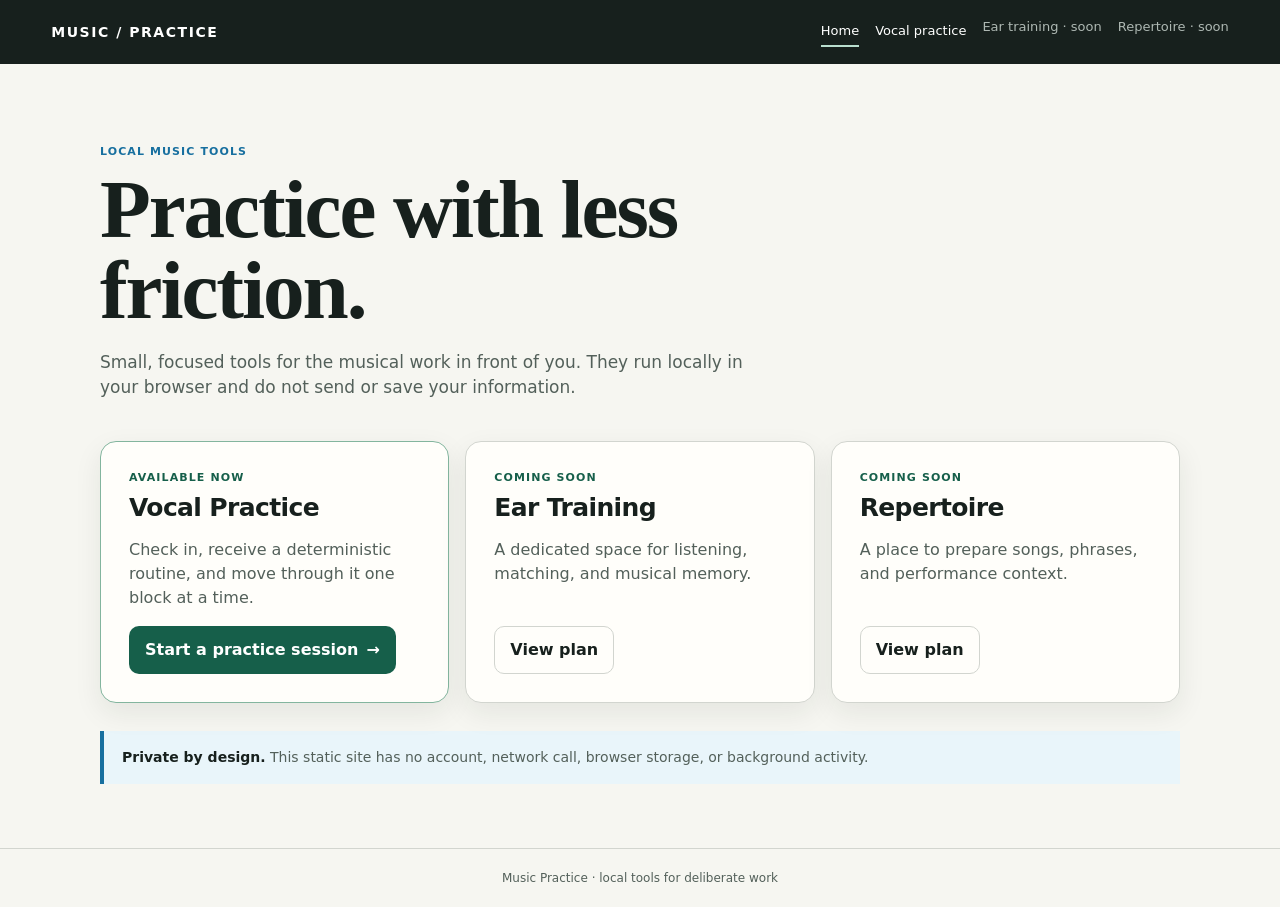
<file: prototype/index.html>
<!doctype html>
<html lang="en"><head><meta charset="utf-8"><meta name="viewport" content="width=device-width, initial-scale=1"><title>Music Practice</title><link rel="stylesheet" href="site.css"></head>
<body>
  <header class="site-header"><a class="brand" href="index.html" aria-label="Music Practice home">MUSIC / PRACTICE</a><nav aria-label="Main navigation"><a aria-current="page" href="index.html">Home</a><a href="vocal-practice.html">Vocal practice</a><span aria-disabled="true">Ear training · soon</span><span aria-disabled="true">Repertoire · soon</span></nav></header>
  <main class="site-shell home-shell">
    <section class="hero" aria-labelledby="page-title"><p class="eyebrow">LOCAL MUSIC TOOLS</p><h1 id="page-title">Practice with less friction.</h1><p>Small, focused tools for the musical work in front of you. They run locally in your browser and do not send or save your information.</p></section>
    <section class="tool-grid" aria-label="Music practice tools">
      <article class="tool-card tool-card--active"><p class="eyebrow">AVAILABLE NOW</p><h2>Vocal Practice</h2><p>Check in, receive a deterministic routine, and move through it one block at a time.</p><a class="button button--primary" href="vocal-practice.html">Start a practice session <span aria-hidden="true">→</span></a></article>
      <article class="tool-card"><p class="eyebrow">COMING SOON</p><h2>Ear Training</h2><p>A dedicated space for listening, matching, and musical memory.</p><a class="button button--secondary" href="ear-training.html">View plan</a></article>
      <article class="tool-card"><p class="eyebrow">COMING SOON</p><h2>Repertoire</h2><p>A place to prepare songs, phrases, and performance context.</p><a class="button button--secondary" href="repertoire.html">View plan</a></article>
    </section>
    <aside class="privacy-note"><strong>Private by design.</strong> This static site has no account, network call, browser storage, or background activity.</aside>
  </main>
  <footer>Music Practice · local tools for deliberate work</footer>
</body></html>
</file>
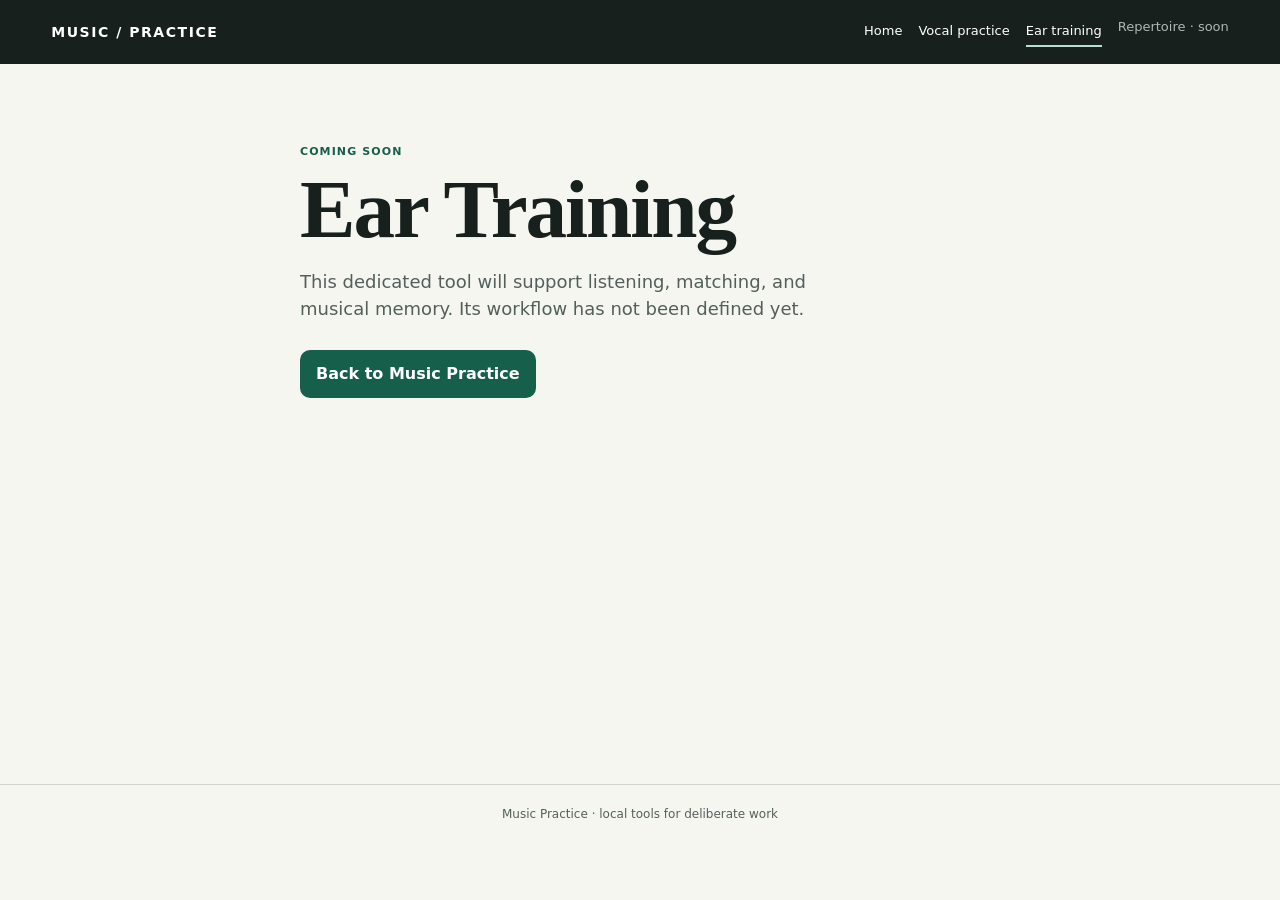
<file: prototype/ear-training.html>
<!doctype html><html lang="en"><head><meta charset="utf-8"><meta name="viewport" content="width=device-width, initial-scale=1"><title>Ear Training · Music Practice</title><link rel="stylesheet" href="site.css"></head><body><header class="site-header"><a class="brand" href="index.html">MUSIC / PRACTICE</a><nav aria-label="Main navigation"><a href="index.html">Home</a><a href="vocal-practice.html">Vocal practice</a><a aria-current="page" href="ear-training.html">Ear training</a><span aria-disabled="true">Repertoire · soon</span></nav></header><main class="site-shell placeholder"><p class="eyebrow">COMING SOON</p><h1>Ear Training</h1><p>This dedicated tool will support listening, matching, and musical memory. Its workflow has not been defined yet.</p><a class="button button--primary" href="index.html">Back to Music Practice</a></main><footer>Music Practice · local tools for deliberate work</footer></body></html>
</file>
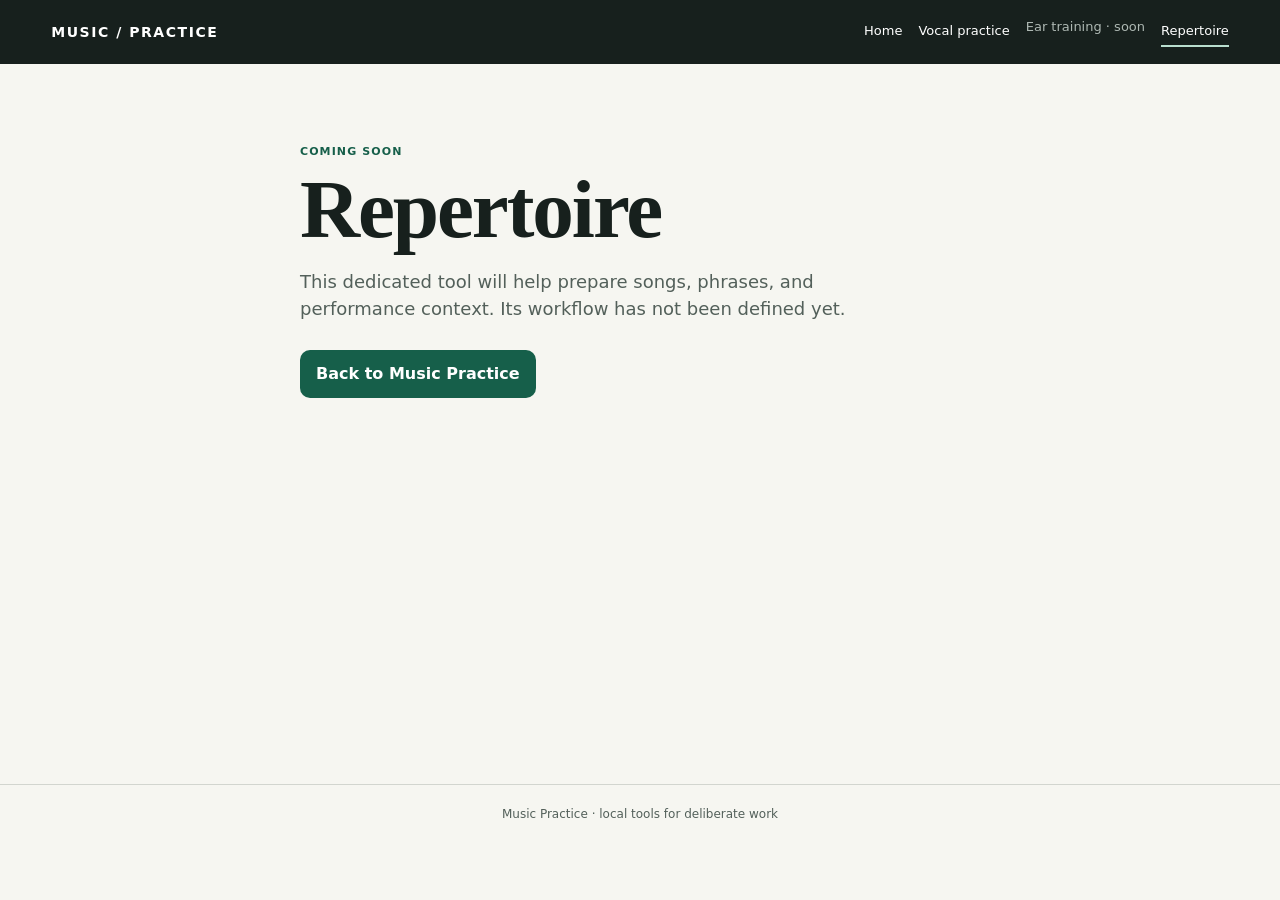
<file: prototype/repertoire.html>
<!doctype html><html lang="en"><head><meta charset="utf-8"><meta name="viewport" content="width=device-width, initial-scale=1"><title>Repertoire · Music Practice</title><link rel="stylesheet" href="site.css"></head><body><header class="site-header"><a class="brand" href="index.html">MUSIC / PRACTICE</a><nav aria-label="Main navigation"><a href="index.html">Home</a><a href="vocal-practice.html">Vocal practice</a><span aria-disabled="true">Ear training · soon</span><a aria-current="page" href="repertoire.html">Repertoire</a></nav></header><main class="site-shell placeholder"><p class="eyebrow">COMING SOON</p><h1>Repertoire</h1><p>This dedicated tool will help prepare songs, phrases, and performance context. Its workflow has not been defined yet.</p><a class="button button--primary" href="index.html">Back to Music Practice</a></main><footer>Music Practice · local tools for deliberate work</footer></body></html>
</file>
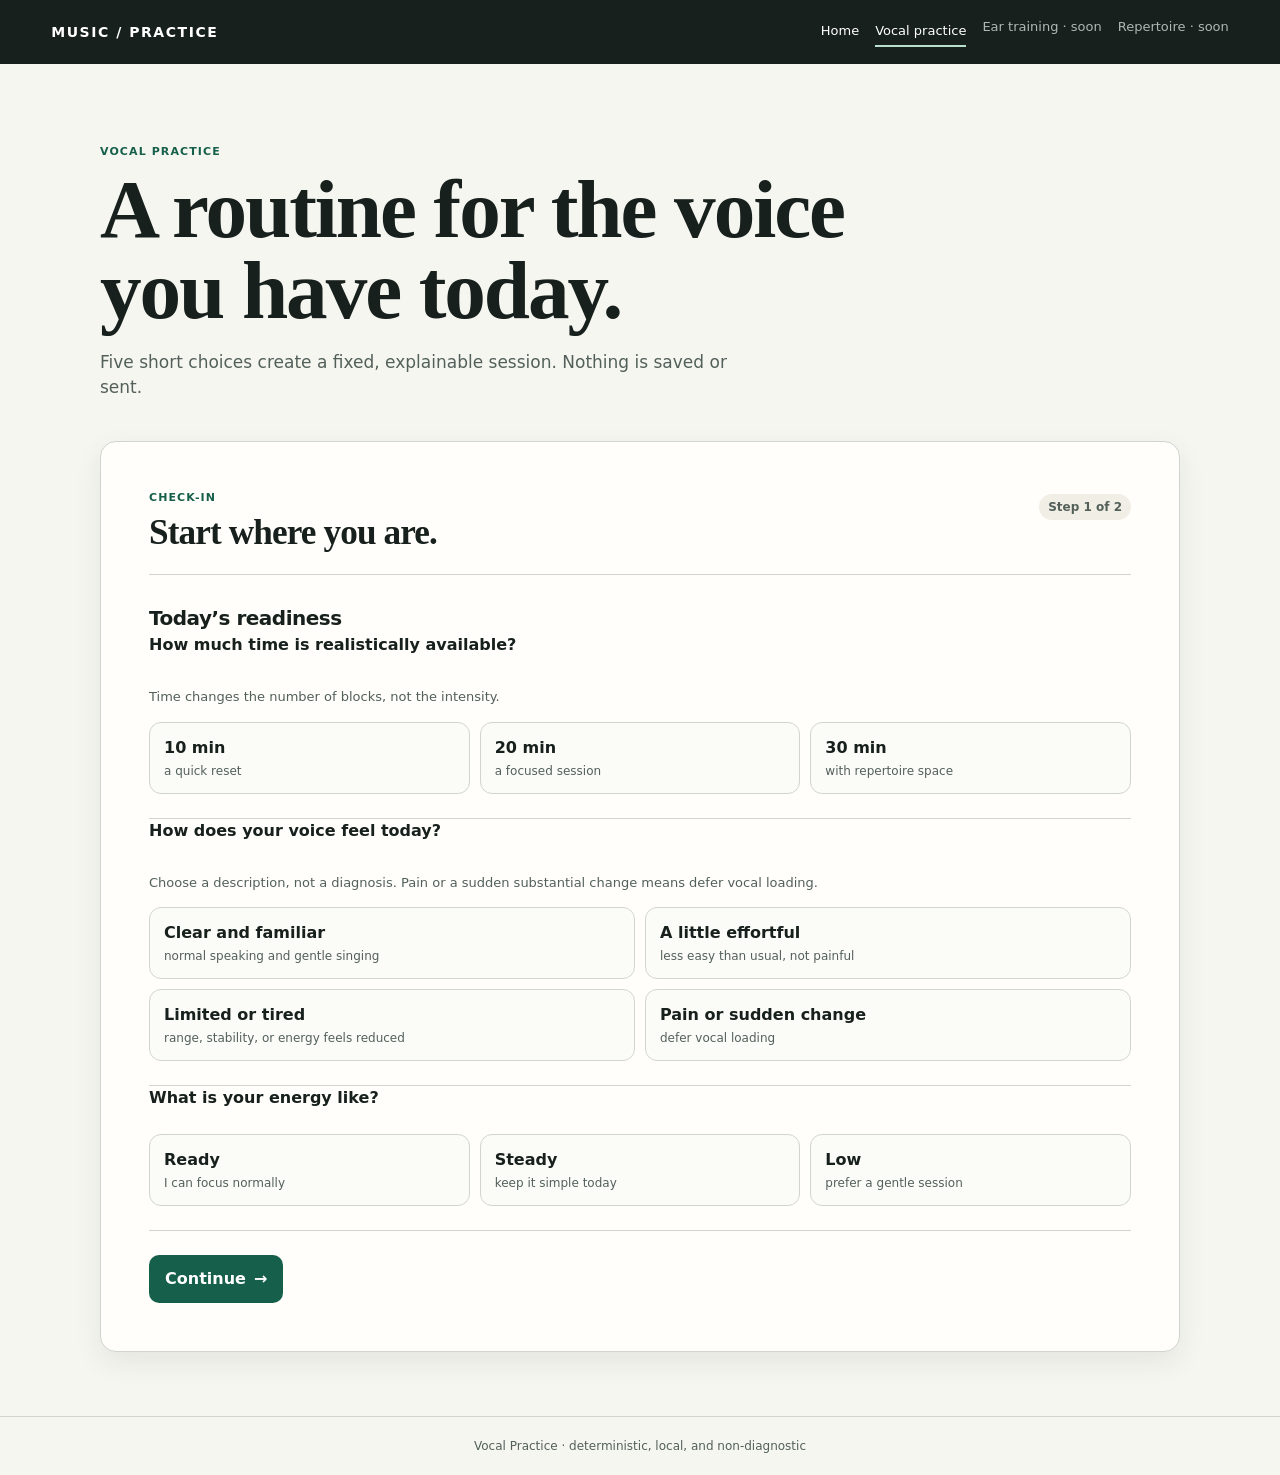
<file: prototype/vocal-practice.html>
<!doctype html>
<html lang="en"><head><meta charset="utf-8"><meta name="viewport" content="width=device-width, initial-scale=1"><title>Vocal Practice · Music Practice</title><link rel="stylesheet" href="site.css"></head>
<body>
  <header class="site-header"><a class="brand" href="index.html" aria-label="Music Practice home">MUSIC / PRACTICE</a><nav aria-label="Main navigation"><a href="index.html">Home</a><a aria-current="page" href="vocal-practice.html">Vocal practice</a><span aria-disabled="true">Ear training · soon</span><span aria-disabled="true">Repertoire · soon</span></nav></header>
  <main class="site-shell practice-shell">
    <section class="practice-intro" aria-labelledby="page-title"><p class="eyebrow">VOCAL PRACTICE</p><h1 id="page-title">A routine for the voice you have today.</h1><p>Five short choices create a fixed, explainable session. Nothing is saved or sent.</p></section>
    <section class="check-in card" id="check-in" aria-labelledby="check-in-title">
      <div class="section-heading"><div><p class="eyebrow">CHECK-IN</p><h2 id="check-in-title">Start where you are.</h2></div><p class="step-indicator" id="step-indicator" aria-live="polite">Step 1 of 2</p></div>
      <form id="setup-form">
        <section class="check-in-step" data-step="1" aria-labelledby="readiness-title"><h3 id="readiness-title">Today’s readiness</h3>
          <fieldset><legend>How much time is realistically available?</legend><p class="hint">Time changes the number of blocks, not the intensity.</p><div class="choice-grid choice-grid--three"><label><input type="radio" name="time" value="10"><span>10 min<small>a quick reset</small></span></label><label><input type="radio" name="time" value="20"><span>20 min<small>a focused session</small></span></label><label><input type="radio" name="time" value="30"><span>30 min<small>with repertoire space</small></span></label></div></fieldset>
          <fieldset><legend>How does your voice feel today?</legend><p class="hint">Choose a description, not a diagnosis. Pain or a sudden substantial change means defer vocal loading.</p><div class="choice-grid"><label><input type="radio" name="voice" value="clear"><span>Clear and familiar<small>normal speaking and gentle singing</small></span></label><label><input type="radio" name="voice" value="effort"><span>A little effortful<small>less easy than usual, not painful</small></span></label><label><input type="radio" name="voice" value="limited"><span>Limited or tired<small>range, stability, or energy feels reduced</small></span></label><label><input type="radio" name="voice" value="red"><span>Pain or sudden change<small>defer vocal loading</small></span></label></div></fieldset>
          <fieldset><legend>What is your energy like?</legend><div class="choice-grid choice-grid--three"><label><input type="radio" name="energy" value="ready"><span>Ready<small>I can focus normally</small></span></label><label><input type="radio" name="energy" value="steady"><span>Steady<small>keep it simple today</small></span></label><label><input type="radio" name="energy" value="low"><span>Low<small>prefer a gentle session</small></span></label></div></fieldset>
          <div class="form-actions"><button class="button button--primary" type="button" id="next-step">Continue <span aria-hidden="true">→</span></button></div>
        </section>
        <section class="check-in-step" data-step="2" hidden aria-labelledby="intention-title"><h3 id="intention-title">Today’s intention</h3>
          <fieldset><legend>What would feel most useful today?</legend><p class="hint">Pick one focus. You can choose another next time.</p><div class="choice-grid choice-grid--three"><label><input type="radio" name="focus" value="pitch"><span>Pitch clarity<small>hear, match, and adjust</small></span></label><label><input type="radio" name="focus" value="transition"><span>Smooth transitions<small>comfortable register movement</small></span></label><label><input type="radio" name="focus" value="phrase"><span>A song phrase<small>transfer work into repertoire</small></span></label></div></fieldset>
          <fieldset><legend>Which context should the final phrase serve?</legend><p class="hint">This changes the transfer wording; it does not classify your voice.</p><div class="choice-grid choice-grid--three"><label><input type="radio" name="style" value="mpb_jazz"><span>MPB / jazz / bossa<small>line, phrasing, nuance</small></span></label><label><input type="radio" name="style" value="ccm"><span>Contemporary pop<small>clear, current repertoire</small></span></label><label><input type="radio" name="style" value="acoustic"><span>Acoustic / folk<small>text and intimate delivery</small></span></label></div></fieldset>
          <div class="form-actions"><button class="button button--secondary" type="button" id="previous-step">Back</button><button class="button button--primary" type="submit">Create routine <span aria-hidden="true">→</span></button></div>
        </section>
      </form>
    </section>
    <section class="routine card" id="routine" hidden aria-live="polite" aria-labelledby="routine-title"><div class="section-heading"><div><p class="eyebrow">TODAY’S ROUTINE</p><h2 id="routine-title"></h2></div><button class="text-button" id="edit-check-in" type="button">Edit check-in</button></div><p class="routine-summary" id="routine-summary"></p><div class="tag-list" id="routine-tags"></div><div class="routine-list" id="routine-list"></div><details class="knowledge-details"><summary>Why this routine?</summary><p id="rule-note"></p><p id="knowledge-note"></p><ul><li><a href="../../../knowledge/arts/wiki/concepts/singing-voice-science.md">Singing Voice Science</a></li><li><a href="../../../knowledge/arts/wiki/papers/vocal-exercises-singers-scoping-review.md">Effectiveness of Vocal Exercises in Singers</a></li></ul></details><div class="form-actions"><button class="button button--primary" id="start-session" type="button">Start guided session <span aria-hidden="true">→</span></button></div></section>
    <section class="session card" id="session" hidden aria-labelledby="session-title"><div class="session-topline"><p class="eyebrow" id="session-progress">BLOCK 1 OF 4</p><button class="text-button" id="end-session" type="button">End session</button></div><p class="session-status" id="timer-status" aria-live="polite">Ready when you are.</p><h2 id="session-title"></h2><p class="session-description" id="session-description"></p><p class="session-target" id="session-target"></p><p class="timer" id="timer" aria-label="Time remaining">00:00</p><div class="timer-actions"><button class="button button--primary" id="timer-start" type="button">Start timer</button><button class="button button--secondary" id="timer-pause" type="button" disabled>Pause</button><button class="button button--secondary" id="timer-restart" type="button">Restart</button></div><div class="session-actions"><button class="button button--secondary" id="skip-block" type="button">Skip block</button><button class="button button--primary" id="complete-block" type="button">Complete block</button></div></section>
    <section class="session-summary card" id="session-summary" hidden aria-labelledby="summary-title"><p class="eyebrow">SESSION COMPLETE</p><h2 id="summary-title">Keep the useful part.</h2><p id="summary-copy"></p><label class="reflection-label" for="reflection">Optional reflection <span>clears when you leave or refresh</span><textarea id="reflection" rows="4" placeholder="What felt easier, harder, or worth repeating?"></textarea></label><div class="form-actions"><button class="button button--primary" id="new-session" type="button">Start a new session</button></div></section>
  </main>
  <footer>Vocal Practice · deterministic, local, and non-diagnostic</footer><noscript><p class="noscript">JavaScript is needed to create and guide the deterministic routine. No information is sent anywhere.</p></noscript><script src="vocal-practice.js"></script>
</body></html>
</file>
<file: prototype/site.css>
:root { --paper:#f6f6f1; --surface:#fffefa; --ink:#17201d; --soft:#53605a; --line:#d2d5cf; --brand:#165f4a; --brand-dark:#0d4636; --blue:#176f9f; --blue-soft:#e9f5fa; --warm:#f1eee5; --danger:#a83b36; --radius:16px; --shadow:0 10px 28px rgba(25,36,30,.08); --ui:Inter,ui-sans-serif,system-ui,-apple-system,BlinkMacSystemFont,"Segoe UI",sans-serif; --display:Georgia,"Times New Roman",serif; }
* { box-sizing:border-box; }
body { margin:0; min-width:320px; color:var(--ink); background:var(--paper); font:16px/1.5 var(--ui); }
a { color:inherit; } button, textarea { font:inherit; }
.site-header { min-height:64px; padding:12px max(20px,4vw); display:flex; align-items:center; justify-content:space-between; gap:24px; color:#fff; background:#17201d; }
.brand { color:#fff; font-weight:850; font-size:14px; letter-spacing:.11em; text-decoration:none; white-space:nowrap; }
nav { display:flex; flex-wrap:wrap; justify-content:flex-end; gap:4px 16px; font-size:13px; } nav a { padding:4px 0; text-decoration:none; } nav a[aria-current="page"] { border-bottom:2px solid #b9dfcf; } nav span { color:#aeb8b3; cursor:default; }
.site-shell { width:min(100% - 32px,1080px); margin:0 auto; padding:clamp(40px,7vw,80px) 0 64px; }
.hero,.practice-intro { max-width:760px; margin-bottom:40px; }.hero>p:last-child,.practice-intro>p:last-child { max-width:650px; margin:18px 0 0; color:var(--soft); font-size:17px; }
.eyebrow { margin:0 0 8px; color:var(--brand); font-weight:800; font-size:11px; letter-spacing:.1em; }.hero .eyebrow { color:var(--blue); }
h1,h2,h3 { margin:0; letter-spacing:-.025em; } h1 { font:600 clamp(2.65rem,7vw,5.2rem)/.98 var(--display); } h2 { font:700 clamp(1.55rem,3vw,2.2rem)/1.08 var(--display); } h3 { font-size:20px; }
.tool-grid { display:grid; grid-template-columns:repeat(3,minmax(0,1fr)); gap:16px; }.tool-card,.card { border:1px solid var(--line); border-radius:var(--radius); background:var(--surface); box-shadow:var(--shadow); }.tool-card { min-height:260px; padding:28px; display:flex; flex-direction:column; align-items:flex-start; }.tool-card--active { border-color:#83b59e; }.tool-card h2 { font:700 25px/1.1 var(--ui); }.tool-card p:not(.eyebrow) { color:var(--soft); }.tool-card .button { margin-top:auto; }
.button { min-height:46px; border:1px solid transparent; border-radius:10px; padding:11px 15px; display:inline-flex; align-items:center; justify-content:center; gap:8px; font-weight:750; text-decoration:none; cursor:pointer; }.button--primary { color:#fff; background:var(--brand); }.button--primary:hover { background:var(--brand-dark); }.button--secondary { border-color:var(--line); color:var(--ink); background:transparent; }.button:disabled { opacity:.45; cursor:not-allowed; }.text-button { border:0; padding:6px 0; color:var(--soft); background:transparent; font-weight:700; text-decoration:underline; text-underline-offset:4px; cursor:pointer; }
.privacy-note { margin-top:28px; padding:16px 18px; border-left:4px solid var(--blue); background:var(--blue-soft); color:var(--soft); font-size:14px; }.privacy-note strong { color:var(--ink); }
.card { padding:clamp(22px,5vw,48px); }.section-heading { display:flex; justify-content:space-between; align-items:flex-start; gap:20px; padding-bottom:22px; border-bottom:1px solid var(--line); }.step-indicator { margin:4px 0 0; padding:4px 9px; border-radius:999px; color:var(--soft); background:var(--warm); font-size:12px; font-weight:750; white-space:nowrap; }.check-in-step>h3 { margin:28px 0 0; }
fieldset { margin:0; padding:24px 0; border:0; border-bottom:1px solid var(--line); } legend { padding:0; font-weight:750; }.hint { margin:6px 0 15px; color:var(--soft); font-size:13px; }.choice-grid { display:grid; grid-template-columns:repeat(2,minmax(0,1fr)); gap:10px; }.choice-grid--three { grid-template-columns:repeat(3,minmax(0,1fr)); }.choice-grid label { position:relative; min-height:72px; cursor:pointer; }.choice-grid input { position:absolute; opacity:0; }.choice-grid span { height:100%; padding:13px 14px; display:block; border:1px solid var(--line); border-radius:12px; color:var(--ink); background:#fbfbf7; font-weight:750; transition:border-color .15s,background .15s,box-shadow .15s; }.choice-grid small { display:block; margin-top:4px; color:var(--soft); font-size:12px; font-weight:400; line-height:1.3; }.choice-grid input:focus-visible+span { outline:3px solid rgba(23,111,159,.35); outline-offset:2px; }.choice-grid input:checked+span { border-color:var(--brand); background:#f4fbf7; box-shadow:0 0 0 2px rgba(22,95,74,.13); }
.form-actions,.timer-actions,.session-actions { display:flex; flex-wrap:wrap; align-items:center; gap:10px; padding-top:24px; }.routine,.session,.session-summary { margin-top:24px; }.routine-summary { max-width:720px; margin:20px 0 14px; color:var(--soft); }.tag-list { display:flex; flex-wrap:wrap; gap:7px; margin-bottom:24px; }.tag-list span { padding:5px 9px; border-radius:999px; color:var(--soft); background:var(--warm); font-size:11px; font-weight:750; letter-spacing:.04em; text-transform:uppercase; }
.routine-list { display:grid; gap:10px; }.routine-block { display:grid; grid-template-columns:48px 1fr auto; gap:14px; align-items:start; padding:17px; border:1px solid var(--line); border-radius:12px; }.routine-block__time { width:46px; height:46px; display:grid; place-items:center; border-radius:50%; color:var(--blue); background:var(--blue-soft); font-size:13px; font-weight:800; }.routine-block h3 { font:750 16px/1.2 var(--ui); }.routine-block p { margin:6px 0 0; color:var(--soft); font-size:13px; }.routine-block__target { color:var(--brand); font-size:12px; font-weight:750; text-align:right; }.knowledge-details { margin-top:18px; padding:15px 17px; border-left:4px solid var(--blue); background:var(--blue-soft); color:var(--soft); font-size:13px; }.knowledge-details summary { color:var(--ink); font-weight:800; cursor:pointer; }.knowledge-details p { margin:12px 0 0; }.knowledge-details ul { margin:10px 0 0; padding-left:20px; }
.session-topline { display:flex; justify-content:space-between; gap:16px; align-items:center; }.session-status { min-height:24px; margin:16px 0 4px; color:var(--soft); font-size:14px; }.session-description { max-width:650px; color:var(--soft); }.session-target { color:var(--brand); font-weight:750; }.timer { margin:28px 0 0; font:700 clamp(4rem,18vw,8rem)/.9 var(--display); letter-spacing:-.06em; }.session-actions { justify-content:space-between; border-top:1px solid var(--line); margin-top:28px; }.reflection-label { display:grid; gap:8px; margin-top:22px; font-weight:750; }.reflection-label span { color:var(--soft); font-size:12px; font-weight:400; }.reflection-label textarea { width:100%; padding:12px; border:1px solid var(--line); border-radius:10px; resize:vertical; color:var(--ink); background:#fbfbf7; }.placeholder { max-width:680px; min-height:calc(100vh - 180px); }.placeholder>p:not(.eyebrow) { max-width:580px; margin:18px 0 28px; color:var(--soft); font-size:18px; }
footer { padding:20px; border-top:1px solid var(--line); color:var(--soft); text-align:center; font-size:12px; }.noscript { margin:0; padding:16px; color:#fff; background:var(--danger); text-align:center; }
@media (max-width:760px) { .site-header { align-items:flex-start; flex-direction:column; gap:10px; }.site-header nav { justify-content:flex-start; }.tool-grid { grid-template-columns:1fr; }.choice-grid,.choice-grid--three { grid-template-columns:1fr; }.section-heading { flex-direction:column; }.routine-block { grid-template-columns:46px 1fr; }.routine-block__target { grid-column:2; text-align:left; }.session-actions { justify-content:flex-start; }.button { width:100%; }.form-actions .button--secondary,.timer-actions .button--secondary,.session-actions .button--secondary { width:auto; }.form-actions .button--primary,.timer-actions .button--primary,.session-actions .button--primary { flex:1; }.timer-actions .button--secondary { flex:1; }.site-shell { width:min(100% - 24px,1080px); padding-top:42px; } }
</file>
